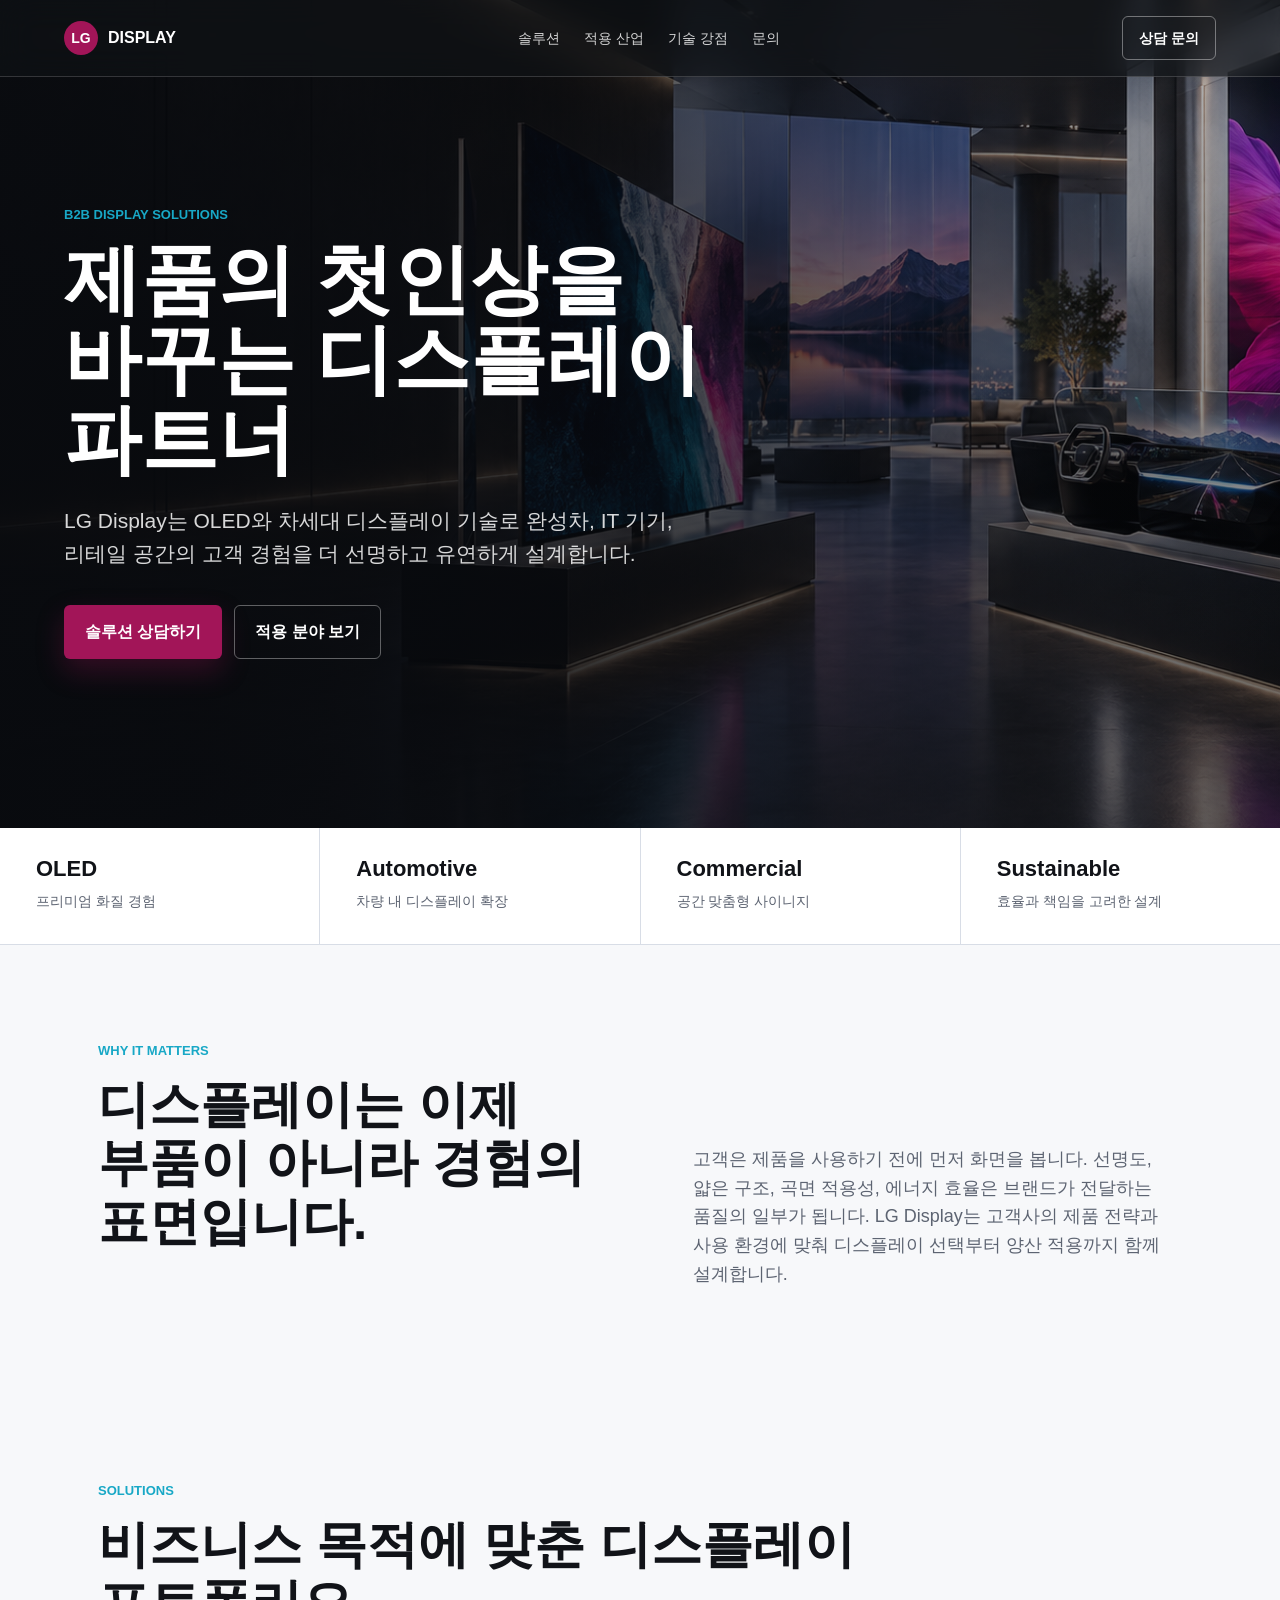
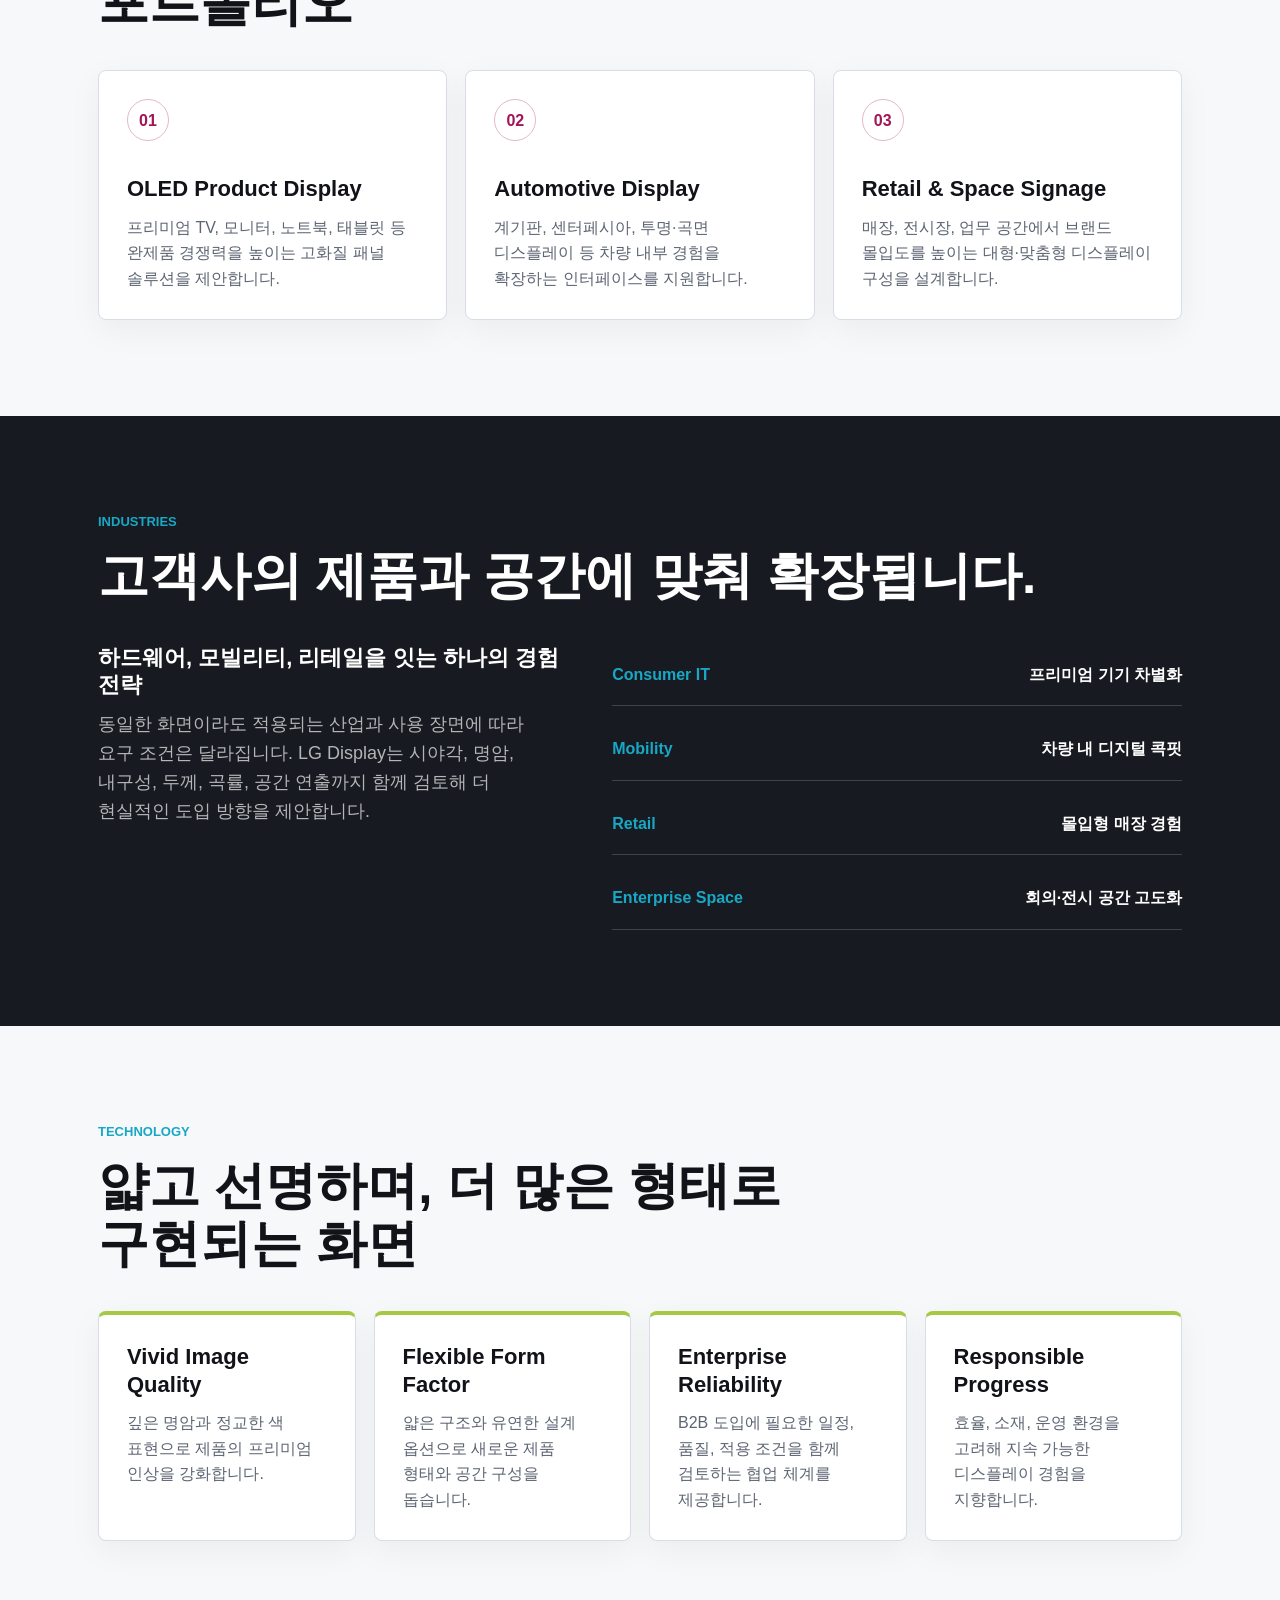
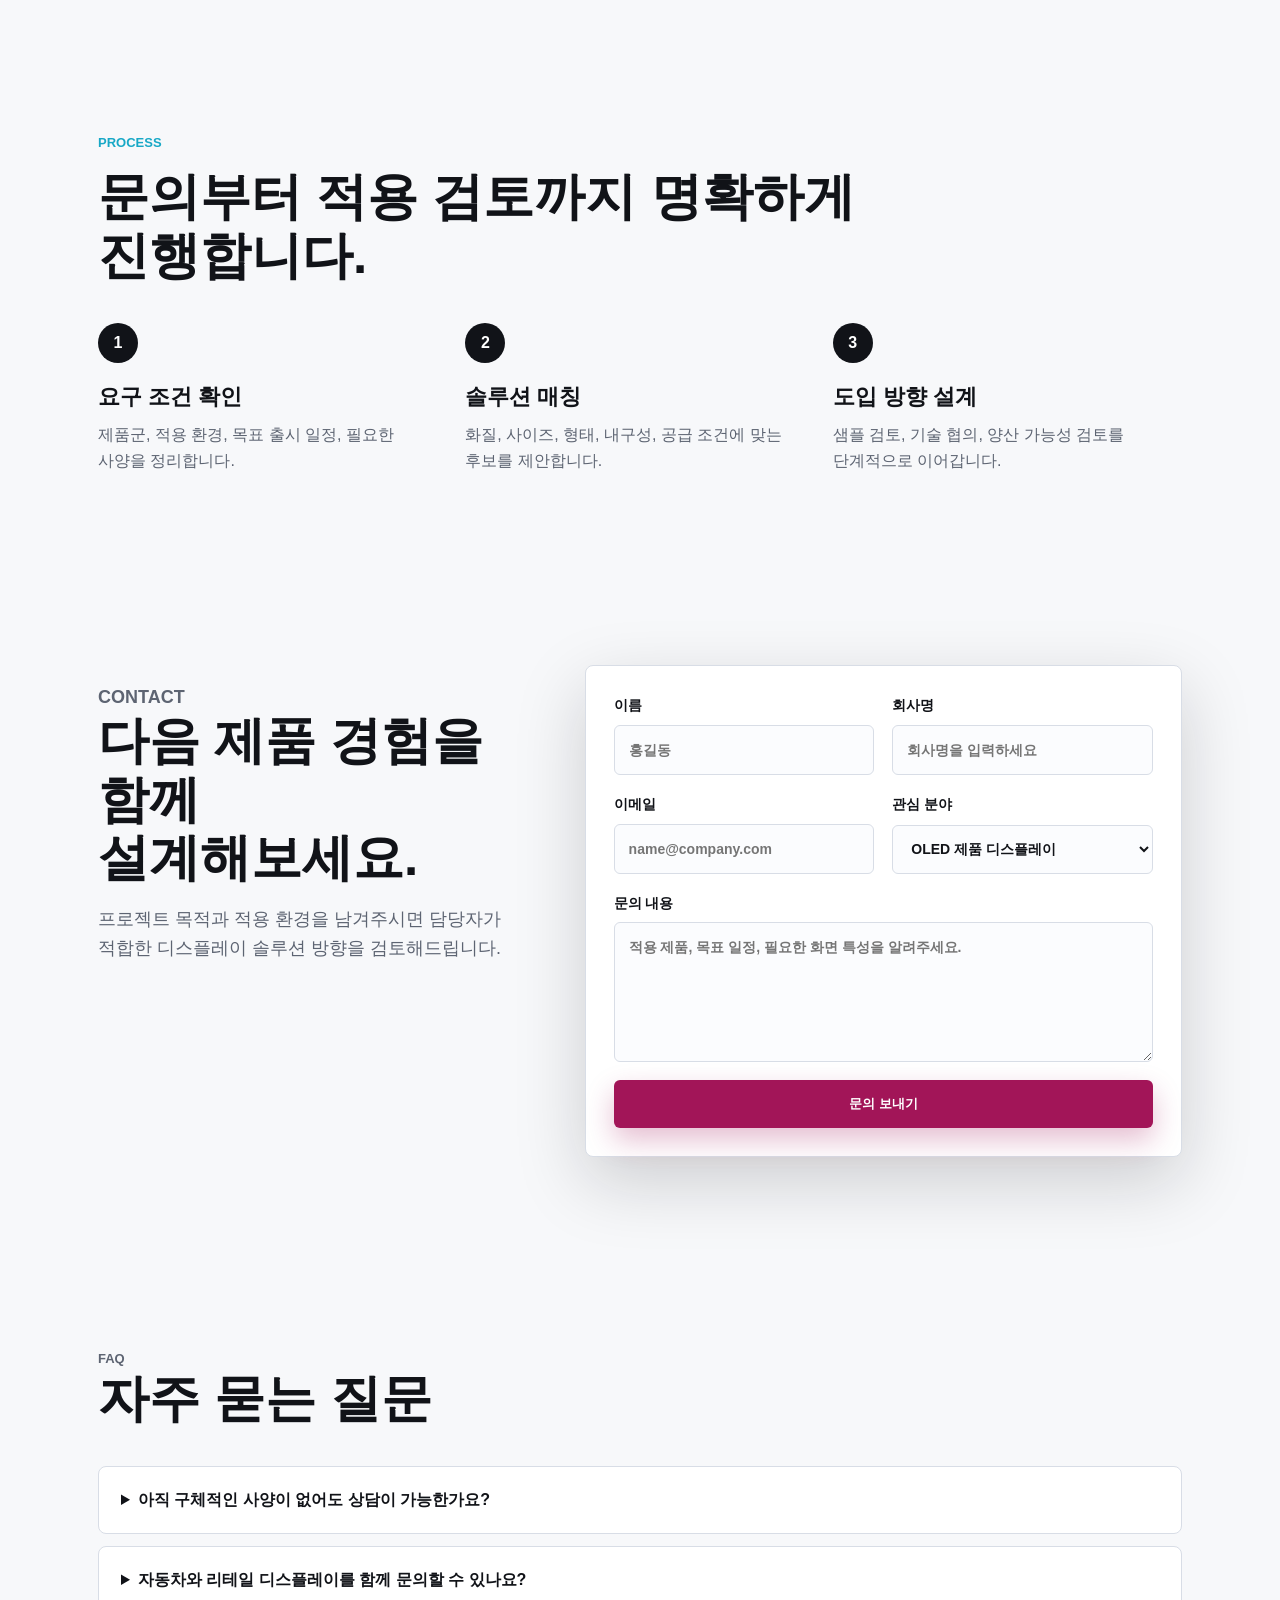
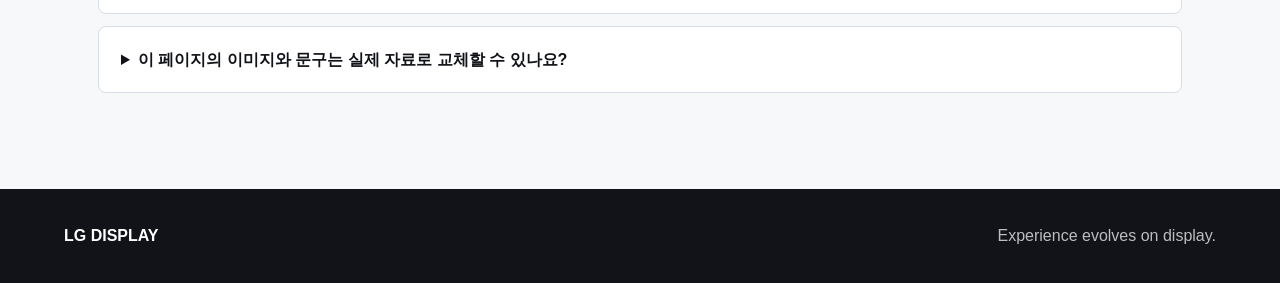
<file: lgdisplay-landing/index.html>
<!DOCTYPE html>
<html lang="ko">
<head>
  <meta charset="UTF-8">
  <meta name="viewport" content="width=device-width, initial-scale=1.0">
  <title>LG Display | Experience Display Partner</title>
  <meta name="description" content="고객사의 제품과 공간 경험을 진화시키는 LG Display의 B2B 디스플레이 솔루션 랜딩 페이지입니다.">
  <link rel="stylesheet" href="styles.css">
</head>
<body>
  <header class="site-header" aria-label="주요 탐색">
    <a class="brand" href="#top" aria-label="LG Display 홈">
      <span class="brand-mark">LG</span>
      <span>DISPLAY</span>
    </a>
    <nav class="nav-links" aria-label="페이지 섹션">
      <a href="#solutions">솔루션</a>
      <a href="#industries">적용 산업</a>
      <a href="#technology">기술 강점</a>
      <a href="#contact">문의</a>
    </nav>
    <a class="header-cta" href="#contact">상담 문의</a>
  </header>

  <main id="top">
    <section class="hero" aria-labelledby="hero-title">
      <img class="hero-image" src="assets/hero-display-showroom.png" alt="차세대 디스플레이 솔루션이 전시된 프리미엄 쇼룸">
      <div class="hero-overlay"></div>
      <div class="hero-content">
        <p class="eyebrow">B2B Display Solutions</p>
        <h1 id="hero-title">제품의 첫인상을 바꾸는 디스플레이 파트너</h1>
        <p class="hero-copy">
          LG Display는 OLED와 차세대 디스플레이 기술로 완성차, IT 기기, 리테일 공간의 고객 경험을 더 선명하고 유연하게 설계합니다.
        </p>
        <div class="hero-actions">
          <a class="button primary" href="#contact">솔루션 상담하기</a>
          <a class="button secondary" href="#solutions">적용 분야 보기</a>
        </div>
      </div>
    </section>

    <section class="trust-band" aria-label="핵심 신뢰 지표">
      <div>
        <strong>OLED</strong>
        <span>프리미엄 화질 경험</span>
      </div>
      <div>
        <strong>Automotive</strong>
        <span>차량 내 디스플레이 확장</span>
      </div>
      <div>
        <strong>Commercial</strong>
        <span>공간 맞춤형 사이니지</span>
      </div>
      <div>
        <strong>Sustainable</strong>
        <span>효율과 책임을 고려한 설계</span>
      </div>
    </section>

    <section class="section intro" aria-labelledby="intro-title">
      <div class="section-heading">
        <p class="eyebrow">Why It Matters</p>
        <h2 id="intro-title">디스플레이는 이제 부품이 아니라 경험의 표면입니다.</h2>
      </div>
      <p>
        고객은 제품을 사용하기 전에 먼저 화면을 봅니다. 선명도, 얇은 구조, 곡면 적용성, 에너지 효율은 브랜드가 전달하는 품질의 일부가 됩니다. LG Display는 고객사의 제품 전략과 사용 환경에 맞춰 디스플레이 선택부터 양산 적용까지 함께 설계합니다.
      </p>
    </section>

    <section class="section" id="solutions" aria-labelledby="solutions-title">
      <div class="section-heading">
        <p class="eyebrow">Solutions</p>
        <h2 id="solutions-title">비즈니스 목적에 맞춘 디스플레이 포트폴리오</h2>
      </div>
      <div class="solution-grid">
        <article class="solution-card">
          <span class="card-icon">01</span>
          <h3>OLED Product Display</h3>
          <p>프리미엄 TV, 모니터, 노트북, 태블릿 등 완제품 경쟁력을 높이는 고화질 패널 솔루션을 제안합니다.</p>
        </article>
        <article class="solution-card">
          <span class="card-icon">02</span>
          <h3>Automotive Display</h3>
          <p>계기판, 센터페시아, 투명·곡면 디스플레이 등 차량 내부 경험을 확장하는 인터페이스를 지원합니다.</p>
        </article>
        <article class="solution-card">
          <span class="card-icon">03</span>
          <h3>Retail & Space Signage</h3>
          <p>매장, 전시장, 업무 공간에서 브랜드 몰입도를 높이는 대형·맞춤형 디스플레이 구성을 설계합니다.</p>
        </article>
      </div>
    </section>

    <section class="section industries" id="industries" aria-labelledby="industries-title">
      <div class="section-heading">
        <p class="eyebrow">Industries</p>
        <h2 id="industries-title">고객사의 제품과 공간에 맞춰 확장됩니다.</h2>
      </div>
      <div class="industry-layout">
        <div class="industry-copy">
          <h3>하드웨어, 모빌리티, 리테일을 잇는 하나의 경험 전략</h3>
          <p>
            동일한 화면이라도 적용되는 산업과 사용 장면에 따라 요구 조건은 달라집니다. LG Display는 시야각, 명암, 내구성, 두께, 곡률, 공간 연출까지 함께 검토해 더 현실적인 도입 방향을 제안합니다.
          </p>
        </div>
        <ul class="industry-list">
          <li><span>Consumer IT</span><strong>프리미엄 기기 차별화</strong></li>
          <li><span>Mobility</span><strong>차량 내 디지털 콕핏</strong></li>
          <li><span>Retail</span><strong>몰입형 매장 경험</strong></li>
          <li><span>Enterprise Space</span><strong>회의·전시 공간 고도화</strong></li>
        </ul>
      </div>
    </section>

    <section class="section technology" id="technology" aria-labelledby="technology-title">
      <div class="section-heading">
        <p class="eyebrow">Technology</p>
        <h2 id="technology-title">얇고 선명하며, 더 많은 형태로 구현되는 화면</h2>
      </div>
      <div class="tech-grid">
        <article>
          <h3>Vivid Image Quality</h3>
          <p>깊은 명암과 정교한 색 표현으로 제품의 프리미엄 인상을 강화합니다.</p>
        </article>
        <article>
          <h3>Flexible Form Factor</h3>
          <p>얇은 구조와 유연한 설계 옵션으로 새로운 제품 형태와 공간 구성을 돕습니다.</p>
        </article>
        <article>
          <h3>Enterprise Reliability</h3>
          <p>B2B 도입에 필요한 일정, 품질, 적용 조건을 함께 검토하는 협업 체계를 제공합니다.</p>
        </article>
        <article>
          <h3>Responsible Progress</h3>
          <p>효율, 소재, 운영 환경을 고려해 지속 가능한 디스플레이 경험을 지향합니다.</p>
        </article>
      </div>
    </section>

    <section class="section process" aria-labelledby="process-title">
      <div class="section-heading">
        <p class="eyebrow">Process</p>
        <h2 id="process-title">문의부터 적용 검토까지 명확하게 진행합니다.</h2>
      </div>
      <ol class="process-list">
        <li>
          <span>1</span>
          <h3>요구 조건 확인</h3>
          <p>제품군, 적용 환경, 목표 출시 일정, 필요한 사양을 정리합니다.</p>
        </li>
        <li>
          <span>2</span>
          <h3>솔루션 매칭</h3>
          <p>화질, 사이즈, 형태, 내구성, 공급 조건에 맞는 후보를 제안합니다.</p>
        </li>
        <li>
          <span>3</span>
          <h3>도입 방향 설계</h3>
          <p>샘플 검토, 기술 협의, 양산 가능성 검토를 단계적으로 이어갑니다.</p>
        </li>
      </ol>
    </section>

    <section class="section contact-section" id="contact" aria-labelledby="contact-title">
      <div class="contact-copy">
        <p class="eyebrow">Contact</p>
        <h2 id="contact-title">다음 제품 경험을 함께 설계해보세요.</h2>
        <p>프로젝트 목적과 적용 환경을 남겨주시면 담당자가 적합한 디스플레이 솔루션 방향을 검토해드립니다.</p>
      </div>
      <form class="contact-form" aria-label="솔루션 상담 문의">
        <label>
          이름
          <input type="text" name="name" placeholder="홍길동" autocomplete="name">
        </label>
        <label>
          회사명
          <input type="text" name="company" placeholder="회사명을 입력하세요" autocomplete="organization">
        </label>
        <label>
          이메일
          <input type="email" name="email" placeholder="name@company.com" autocomplete="email">
        </label>
        <label>
          관심 분야
          <select name="interest">
            <option>OLED 제품 디스플레이</option>
            <option>Automotive Display</option>
            <option>Retail & Space Signage</option>
            <option>기타 B2B 협업</option>
          </select>
        </label>
        <label class="full">
          문의 내용
          <textarea name="message" rows="5" placeholder="적용 제품, 목표 일정, 필요한 화면 특성을 알려주세요."></textarea>
        </label>
        <button class="button primary full" type="submit">문의 보내기</button>
      </form>
    </section>

    <section class="section faq" aria-labelledby="faq-title">
      <div class="section-heading">
        <p class="eyebrow">FAQ</p>
        <h2 id="faq-title">자주 묻는 질문</h2>
      </div>
      <div class="faq-list">
        <details>
          <summary>아직 구체적인 사양이 없어도 상담이 가능한가요?</summary>
          <p>가능합니다. 적용 산업, 제품 콘셉트, 예상 사용 환경만 있어도 초기 방향을 함께 정리할 수 있습니다.</p>
        </details>
        <details>
          <summary>자동차와 리테일 디스플레이를 함께 문의할 수 있나요?</summary>
          <p>가능합니다. 산업별 요구 조건이 다르므로 문의 시 각 적용 장면을 나누어 남겨주시면 검토가 수월합니다.</p>
        </details>
        <details>
          <summary>이 페이지의 이미지와 문구는 실제 자료로 교체할 수 있나요?</summary>
          <p>네. 실제 로고, 제품 이미지, 공식 수치, 승인된 브랜드 문구가 준비되면 같은 구조 안에서 바로 반영할 수 있습니다.</p>
        </details>
      </div>
    </section>
  </main>

  <footer class="site-footer">
    <span>LG DISPLAY</span>
    <p>Experience evolves on display.</p>
  </footer>
</body>
</html>
</file>
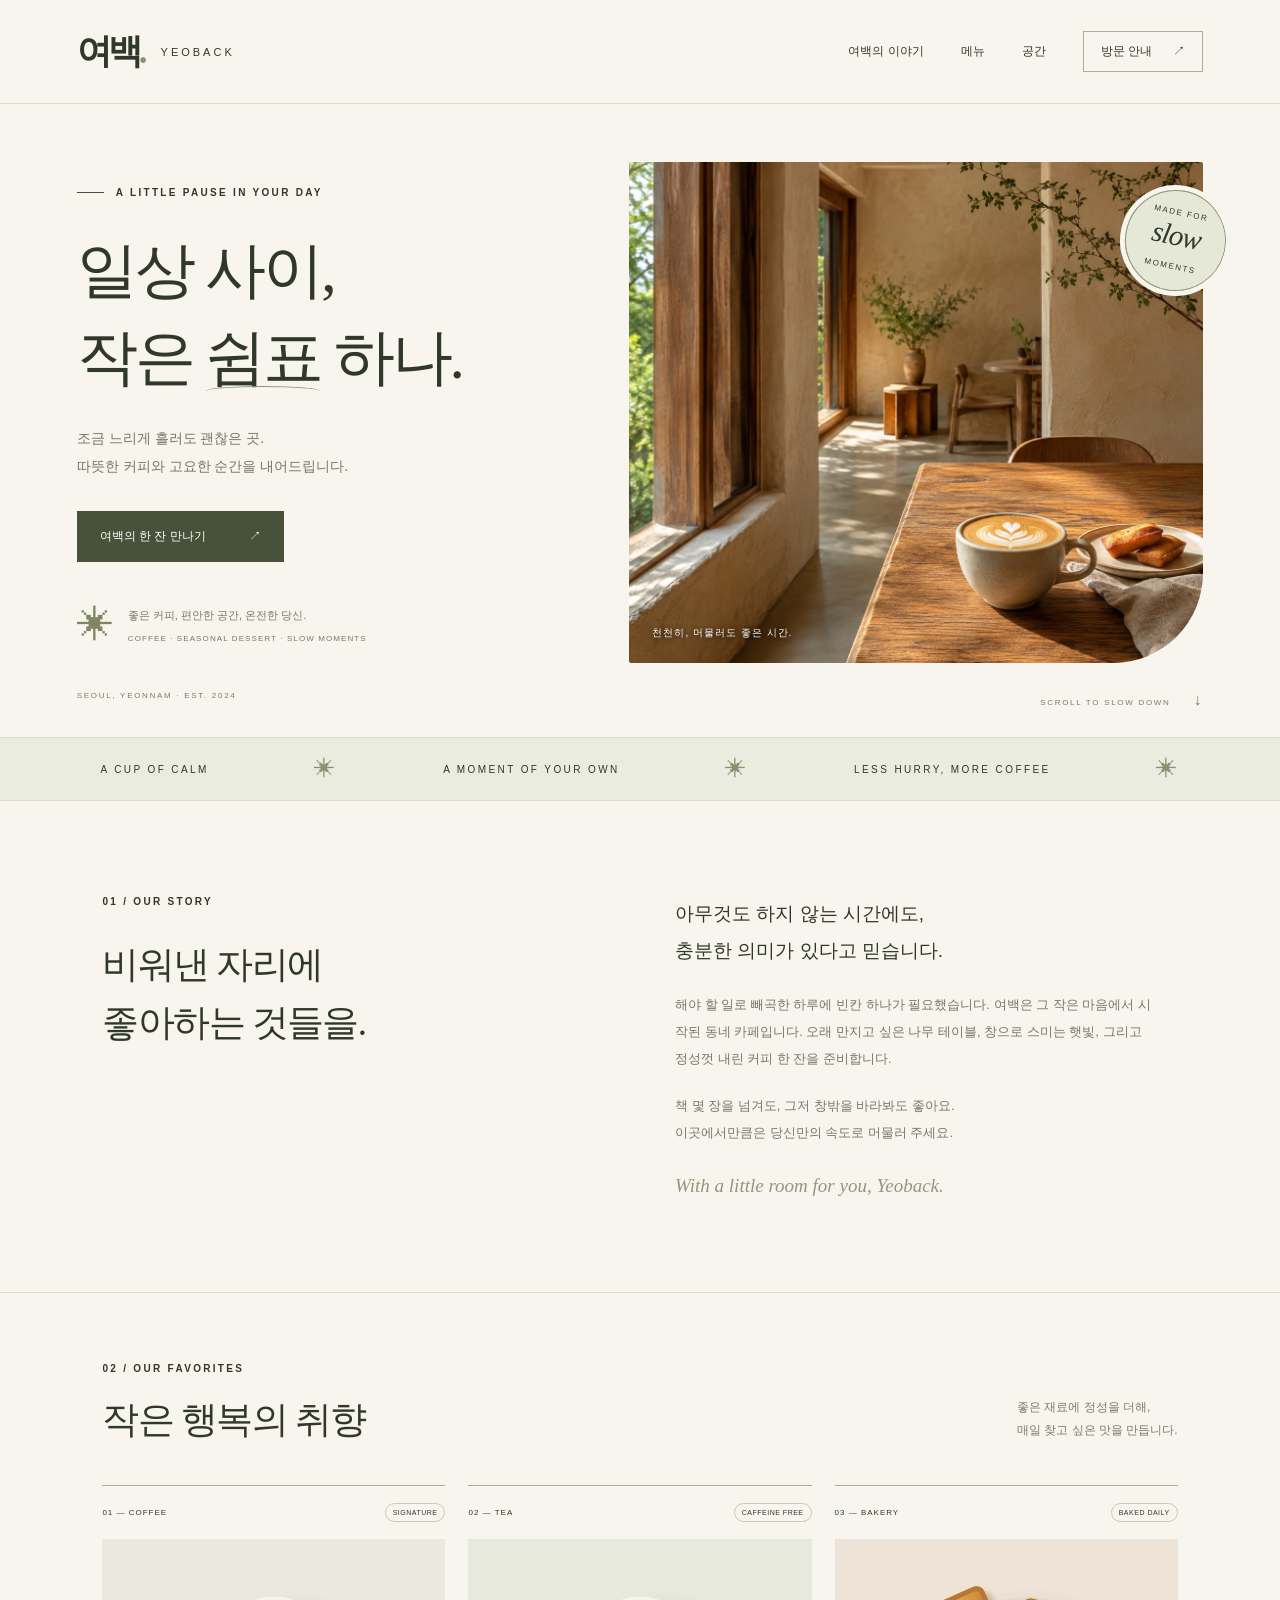
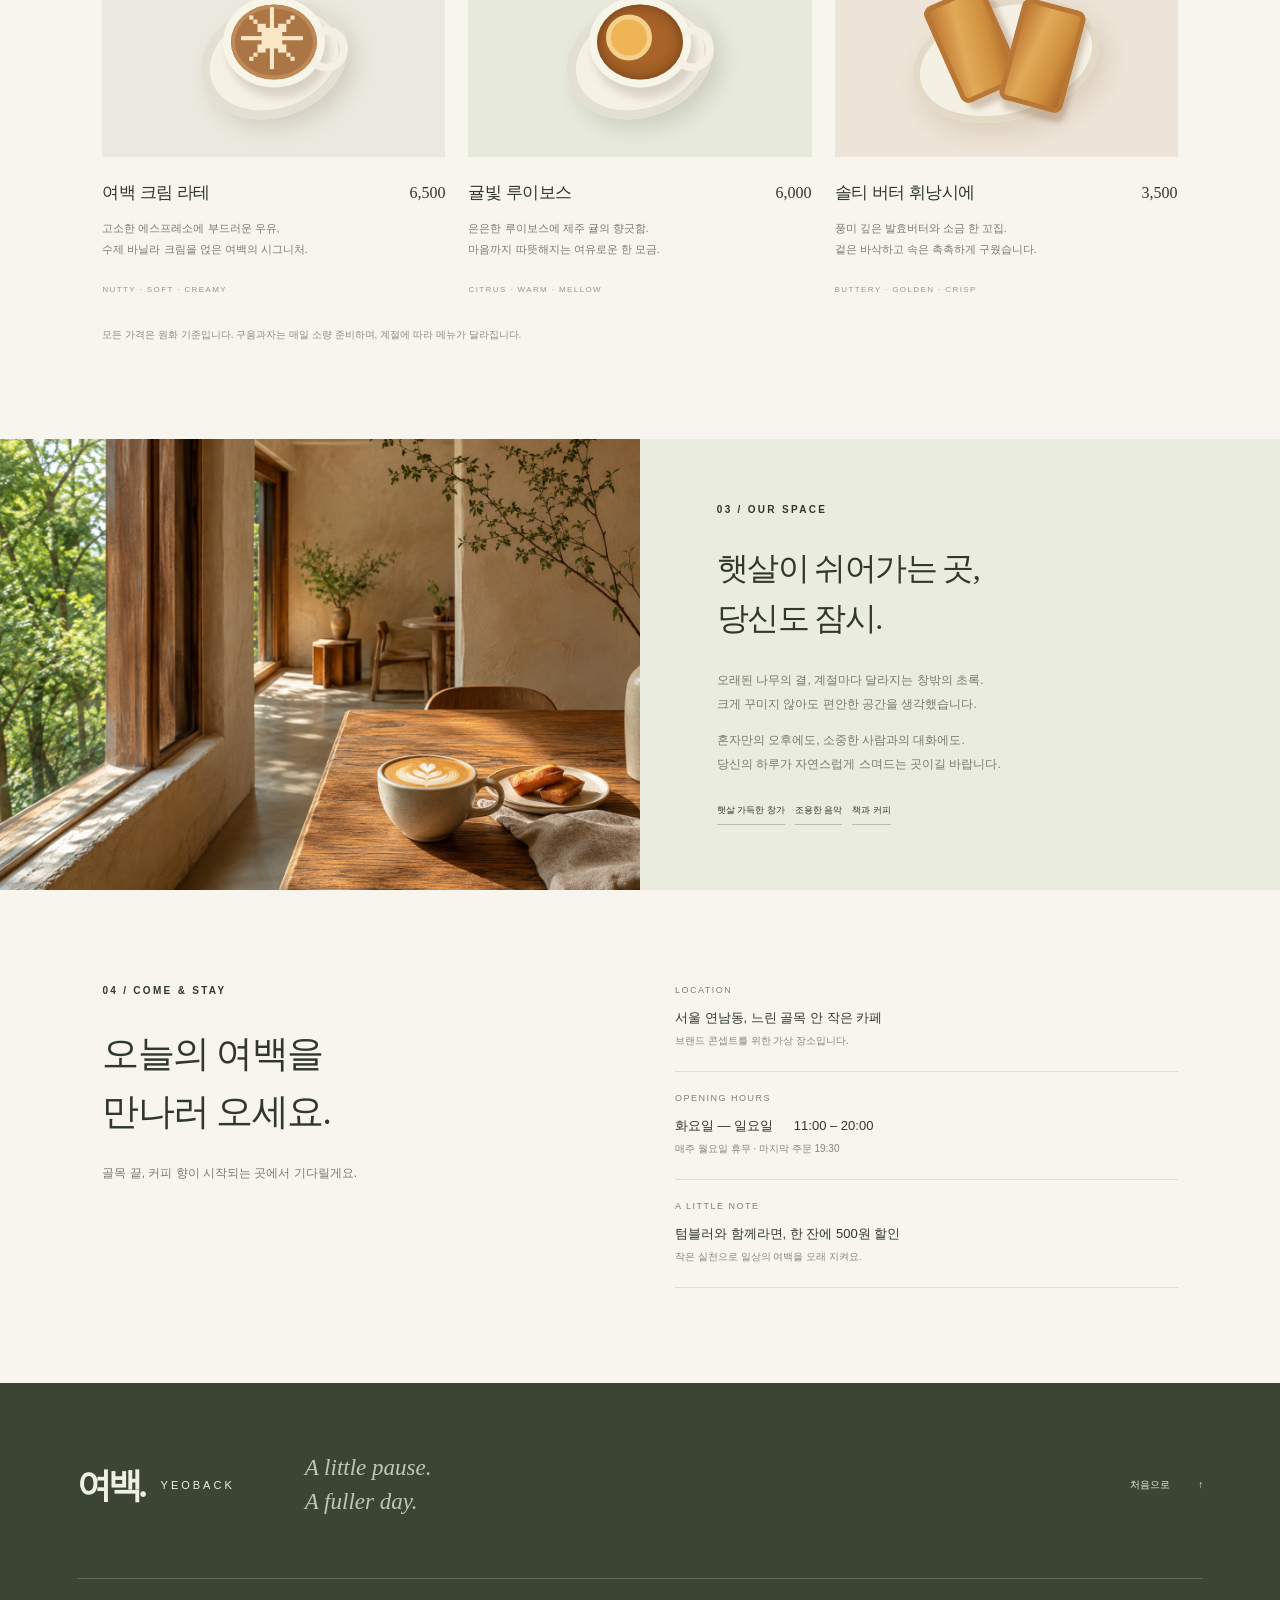
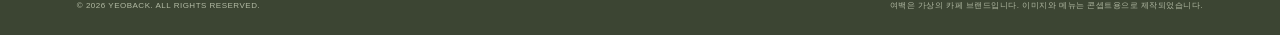
<file: yeoback-cafe/index.html>
<!DOCTYPE html>
<html lang="ko">
  <head>
    <meta charset="UTF-8">
    <meta name="viewport" content="width=device-width, initial-scale=1.0">
    <meta name="theme-color" content="#424a35">
    <meta name="description" content="바쁜 일상에 작은 쉼표를. 한 잔의 커피와 계절의 온기를 담은 가상의 카페, 여백입니다.">
    <title>여백 YEOBACK — 일상 사이, 작은 쉼표!!</title>
    <link rel="stylesheet" href="styles.css">
  </head>

  <body>


    <a class="skip-link" href="#main">본문으로 바로가기</a>

    <header class="header" id="top">
      <a class="brand" href="#top" aria-label="여백 홈">
        <span class="brand-ko">여백<span class="brand-dot">.</span></span>
        <span class="brand-en">YEOBACK</span>
      </a>
      <nav aria-label="주요 메뉴">
        <a href="#story">여백의 이야기</a>
        <a href="#menu">메뉴</a>
        <a href="#space">공간</a>
        <a class="nav-visit" href="#visit">방문 안내 <span aria-hidden="true">↗</span></a>
      </nav>
    </header>

    <main id="main">
      <section class="hero" aria-labelledby="hero-title">
        <div class="hero-copy">
          <p class="eyebrow"><span class="tiny-line"></span> A LITTLE PAUSE IN YOUR DAY</p>
          <h1 id="hero-title">일상 사이,<br>작은 <span class="serif-accent">쉼표</span> 하나.</h1>
          <p class="hero-description">조금 느리게 흘러도 괜찮은 곳.<br>따뜻한 커피와 고요한 순간을 내어드립니다.</p>
          <a class="button" href="#menu">여백의 한 잔 만나기 <span aria-hidden="true">↗</span></a>
          <div class="hero-note">
            <span class="sun" aria-hidden="true">✳</span>
            <p>좋은 커피, 편안한 공간, 온전한 당신.<br><span>COFFEE · SEASONAL DESSERT · SLOW MOMENTS</span></p>
          </div>
        </div>
        <div class="hero-visual">
          <img
            src="assets/cafe.png"
            alt="초록 나무가 보이는 창가, 햇살이 내려앉은 나무 테이블 위 라테와 구움과자"
            width="1536"
            height="1024"
            fetchpriority="high"
          >
          <div class="image-tag">천천히, 머물러도 좋은 시간.</div>
          <div class="round-stamp" aria-hidden="true">MADE FOR<br><span>slow</span><br>MOMENTS</div>
        </div>
        <div class="hero-bottom">
          <span>SEOUL, YEONNAM · EST. 2024</span>
          <a href="#story">SCROLL TO SLOW DOWN <span aria-hidden="true">↓</span></a>
        </div>
      </section>
      <div class="ribbon" aria-hidden="true">
        <span>A CUP OF CALM</span>
        <i>✳</i>
        <span>A MOMENT OF YOUR OWN</span>
        <i>✳</i>
        <span>LESS HURRY, MORE COFFEE</span>
        <i>✳</i>
      </div>

      <section class="story section" id="story" aria-labelledby="story-title">
        <div>
          <p class="eyebrow">01 / OUR STORY</p>
          <h2 id="story-title">비워낸 자리에<br>좋아하는 것들을.</h2>
        </div>
        <div class="story-copy">
          <p class="lead">아무것도 하지 않는 시간에도,<br>충분한 의미가 있다고 믿습니다.</p>
          <p>해야 할 일로 빼곡한 하루에 빈칸 하나가 필요했습니다. 여백은 그 작은 마음에서 시작된 동네 카페입니다. 오래 만지고 싶은 나무 테이블, 창으로 스미는 햇빛, 그리고 정성껏 내린 커피 한 잔을 준비합니다.</p>
          <p>책 몇 장을 넘겨도, 그저 창밖을 바라봐도 좋아요.<br>이곳에서만큼은 당신만의 속도로 머물러 주세요.</p>
          <span class="signature">With a little room for you, Yeoback.</span>
        </div>
      </section>

      <section class="menu section" id="menu" aria-labelledby="menu-title">
        <div class="section-heading">
          <div>
            <p class="eyebrow">02 / OUR FAVORITES</p>
            <h2 id="menu-title">작은 행복의 취향</h2>
          </div>
          <p>좋은 재료에 정성을 더해,<br>매일 찾고 싶은 맛을 만듭니다.</p>
        </div>
        <div class="menu-grid">
          <article class="menu-card">
            <div class="menu-top">
              <span>01 — COFFEE</span>
              <span class="badge">SIGNATURE</span>
            </div>
            <div class="menu-art coffee" aria-hidden="true">
              <div class="saucer"></div>
              <div class="cup">
                <div class="foam">✳</div>
              </div>
            </div>
            <div class="menu-name">
              <h3>여백 크림 라테</h3>
              <span>6,500</span>
            </div>
            <p>고소한 에스프레소에 부드러운 우유,<br>수제 바닐라 크림을 얹은 여백의 시그니처.</p>
            <span class="taste">NUTTY · SOFT · CREAMY</span>
          </article>

          <article class="menu-card">
            <div class="menu-top">
              <span>02 — TEA</span>
              <span class="badge">CAFFEINE FREE</span>
            </div>
            <div class="menu-art tea" aria-hidden="true">
              <div class="saucer"></div>
              <div class="cup">
                <div class="tea-surface">
                  <span></span>
                </div>
              </div>
            </div>
            <div class="menu-name">
              <h3>귤빛 루이보스</h3>
              <span>6,000</span>
            </div>
            <p>은은한 루이보스에 제주 귤의 향긋함.<br>마음까지 따뜻해지는 여유로운 한 모금.</p>
            <span class="taste">CITRUS · WARM · MELLOW</span>
          </article>

          <article class="menu-card">
            <div class="menu-top">
              <span>03 — BAKERY</span>
              <span class="badge">BAKED DAILY</span>
            </div>
            <div class="menu-art bakery" aria-hidden="true">
              <div class="plate"></div>
              <div class="cake cake-one"></div>
              <div class="cake cake-two"></div>
            </div>
            <div class="menu-name">
              <h3>솔티 버터 휘낭시에</h3>
              <span>3,500</span>
            </div>
            <p>풍미 깊은 발효버터와 소금 한 꼬집.<br>겉은 바삭하고 속은 촉촉하게 구웠습니다.</p>
            <span class="taste">BUTTERY · GOLDEN · CRISP</span>
          </article>
        </div>
        <p class="menu-footnote">모든 가격은 원화 기준입니다. 구움과자는 매일 소량 준비하며, 계절에 따라 메뉴가 달라집니다.</p>
      </section>

      <section class="space" id="space" aria-labelledby="space-title">
        <div class="space-image">
          <img src="assets/cafe.png" alt="부드러운 햇살과 나무의 온기가 어우러진 여백의 창가 자리" width="1536" height="1024" loading="lazy">
        </div>
        <div class="space-copy">
          <p class="eyebrow">03 / OUR SPACE</p>
          <h2 id="space-title">햇살이 쉬어가는 곳,<br>당신도 잠시.</h2>
          <p>오래된 나무의 결, 계절마다 달라지는 창밖의 초록.<br>크게 꾸미지 않아도 편안한 공간을 생각했습니다.</p>
          <p>혼자만의 오후에도, 소중한 사람과의 대화에도.<br>당신의 하루가 자연스럽게 스며드는 곳이길 바랍니다.</p>
          <div class="space-tags">
            <span>햇살 가득한 창가</span>
            <span>조용한 음악</span>
            <span>책과 커피</span>
          </div>
        </div>
      </section>

      <section class="visit section" id="visit" aria-labelledby="visit-title">
        <div>
          <p class="eyebrow">04 / COME & STAY</p>
          <h2 id="visit-title">오늘의 여백을<br>만나러 오세요.</h2>
          <p class="visit-note">골목 끝, 커피 향이 시작되는 곳에서 기다릴게요.</p>
        </div>
        <dl class="visit-details">
          <div>
            <dt>LOCATION</dt>
            <dd>서울 연남동, 느린 골목 안 작은 카페<span>브랜드 콘셉트를 위한 가상 장소입니다.</span></dd>
          </div>
          <div>
            <dt>OPENING HOURS</dt>
            <dd>화요일 — 일요일 <span class="hours">11:00 – 20:00</span><span>매주 월요일 휴무 · 마지막 주문 19:30</span></dd>
          </div>
          <div>
            <dt>A LITTLE NOTE</dt>
            <dd>텀블러와 함께라면, 한 잔에 500원 할인<span>작은 실천으로 일상의 여백을 오래 지켜요.</span></dd>
          </div>
        </dl>
      </section>
    </main>

    <footer>
      <div class="footer-top">
        <a class="brand" href="#top">
          <span class="brand-ko">여백.</span>
          <span class="brand-en">YEOBACK</span>
        </a>
        <p>A little pause.<br>A fuller day.</p>
        <a class="back-top" href="#top">처음으로 <span aria-hidden="true">↑</span></a>
      </div>
      <div class="footer-bottom">
        <span>© 2026 YEOBACK. ALL RIGHTS RESERVED.</span>
        <span>여백은 가상의 카페 브랜드입니다. 이미지와 메뉴는 콘셉트용으로 제작되었습니다.</span>
      </div>
    </footer>
  </body>
</html>
</file>
<file: lgdisplay-landing/styles.css>
:root {
  --ink: #111318;
  --muted: #5d6472;
  --line: #d8dde6;
  --paper: #f7f8fa;
  --white: #ffffff;
  --graphite: #171a20;
  --magenta: #a21558;
  --cyan: #18a8c6;
  --lime: #a6c943;
  --shadow: 0 24px 70px rgba(17, 19, 24, 0.18);
}

* {
  box-sizing: border-box;
}

html {
  scroll-behavior: smooth;
}

body {
  margin: 0;
  color: var(--ink);
  background: var(--paper);
  font-family: Arial, "Noto Sans KR", sans-serif;
  line-height: 1.6;
}

a {
  color: inherit;
  text-decoration: none;
}

.site-header {
  position: fixed;
  top: 0;
  left: 0;
  right: 0;
  z-index: 20;
  display: flex;
  align-items: center;
  justify-content: space-between;
  gap: 24px;
  min-height: 72px;
  padding: 16px clamp(20px, 5vw, 64px);
  color: var(--white);
  background: rgba(17, 19, 24, 0.58);
  border-bottom: 1px solid rgba(255, 255, 255, 0.16);
  backdrop-filter: blur(16px);
}

.brand {
  display: inline-flex;
  align-items: center;
  gap: 10px;
  font-weight: 800;
  letter-spacing: 0;
  white-space: nowrap;
}

.brand-mark {
  display: inline-grid;
  place-items: center;
  width: 34px;
  height: 34px;
  border-radius: 50%;
  background: var(--magenta);
  color: var(--white);
  font-size: 14px;
}

.nav-links {
  display: flex;
  align-items: center;
  gap: 24px;
  color: rgba(255, 255, 255, 0.82);
  font-size: 14px;
}

.nav-links a,
.header-cta {
  transition: color 180ms ease, border-color 180ms ease, background 180ms ease;
}

.nav-links a:hover {
  color: var(--white);
}

.header-cta {
  padding: 10px 16px;
  border: 1px solid rgba(255, 255, 255, 0.38);
  border-radius: 6px;
  font-size: 14px;
  font-weight: 700;
}

.header-cta:hover {
  background: var(--white);
  color: var(--ink);
}

.hero {
  position: relative;
  display: grid;
  align-items: center;
  min-height: 92vh;
  padding: 120px clamp(20px, 5vw, 72px) 84px;
  overflow: hidden;
  color: var(--white);
}

.hero-image,
.hero-overlay {
  position: absolute;
  inset: 0;
  width: 100%;
  height: 100%;
}

.hero-image {
  object-fit: cover;
  object-position: center;
}

.hero-overlay {
  background:
    linear-gradient(90deg, rgba(8, 10, 14, 0.92) 0%, rgba(8, 10, 14, 0.76) 35%, rgba(8, 10, 14, 0.16) 100%),
    linear-gradient(0deg, rgba(8, 10, 14, 0.55), rgba(8, 10, 14, 0.1));
}

.hero-content {
  position: relative;
  max-width: 760px;
}

.eyebrow {
  margin: 0 0 14px;
  color: var(--cyan);
  font-size: 13px;
  font-weight: 800;
  text-transform: uppercase;
}

h1,
h2,
h3,
p {
  word-break: keep-all;
}

h1 {
  max-width: 720px;
  margin: 0;
  font-size: clamp(44px, 6vw, 82px);
  line-height: 1.04;
  letter-spacing: 0;
}

.hero-copy {
  max-width: 610px;
  margin: 24px 0 0;
  color: rgba(255, 255, 255, 0.84);
  font-size: clamp(17px, 2vw, 21px);
}

.hero-actions {
  display: flex;
  flex-wrap: wrap;
  gap: 12px;
  margin-top: 34px;
}

.button {
  display: inline-flex;
  align-items: center;
  justify-content: center;
  min-height: 48px;
  padding: 13px 20px;
  border: 1px solid transparent;
  border-radius: 6px;
  font-weight: 800;
  cursor: pointer;
}

.button.primary {
  background: var(--magenta);
  color: var(--white);
  box-shadow: 0 12px 28px rgba(162, 21, 88, 0.28);
}

.button.primary:hover {
  background: #bd216c;
}

.button.secondary {
  color: var(--white);
  border-color: rgba(255, 255, 255, 0.35);
}

.button.secondary:hover {
  background: rgba(255, 255, 255, 0.12);
}

.trust-band {
  display: grid;
  grid-template-columns: repeat(4, 1fr);
  gap: 1px;
  background: var(--line);
  border-bottom: 1px solid var(--line);
}

.trust-band div {
  min-height: 116px;
  padding: 28px clamp(18px, 3vw, 36px);
  background: var(--white);
}

.trust-band strong {
  display: block;
  font-size: 22px;
  line-height: 1.2;
}

.trust-band span {
  display: block;
  margin-top: 8px;
  color: var(--muted);
  font-size: 14px;
}

.section {
  max-width: 1180px;
  margin: 0 auto;
  padding: 96px clamp(20px, 5vw, 48px);
}

.section-heading {
  max-width: 760px;
  margin-bottom: 38px;
}

.section-heading h2,
.contact-copy h2 {
  margin: 0;
  font-size: clamp(30px, 4vw, 52px);
  line-height: 1.14;
  letter-spacing: 0;
}

.intro {
  display: grid;
  grid-template-columns: minmax(0, 1.05fr) minmax(280px, 0.95fr);
  gap: 54px;
  align-items: end;
}

.intro > p,
.industry-copy p,
.contact-copy p {
  margin: 0;
  color: var(--muted);
  font-size: 18px;
}

.solution-grid,
.tech-grid {
  display: grid;
  grid-template-columns: repeat(3, 1fr);
  gap: 18px;
}

.solution-card,
.tech-grid article {
  min-height: 250px;
  padding: 28px;
  background: var(--white);
  border: 1px solid var(--line);
  border-radius: 8px;
  box-shadow: 0 10px 34px rgba(17, 19, 24, 0.05);
}

.card-icon {
  display: inline-flex;
  align-items: center;
  justify-content: center;
  width: 42px;
  height: 42px;
  margin-bottom: 34px;
  color: var(--magenta);
  border: 1px solid rgba(162, 21, 88, 0.3);
  border-radius: 50%;
  font-weight: 800;
}

.solution-card h3,
.tech-grid h3,
.industry-copy h3,
.process-list h3 {
  margin: 0 0 12px;
  font-size: 22px;
  line-height: 1.24;
}

.solution-card p,
.tech-grid p,
.process-list p,
.faq p {
  margin: 0;
  color: var(--muted);
}

.industries {
  max-width: none;
  background: var(--graphite);
  color: var(--white);
}

.industries .section-heading,
.industry-layout {
  max-width: 1084px;
  margin-left: auto;
  margin-right: auto;
}

.industry-layout {
  display: grid;
  grid-template-columns: 0.9fr 1.1fr;
  gap: 48px;
}

.industry-copy p {
  color: rgba(255, 255, 255, 0.68);
}

.industry-list {
  display: grid;
  gap: 12px;
  margin: 0;
  padding: 0;
  list-style: none;
}

.industry-list li {
  display: flex;
  justify-content: space-between;
  gap: 18px;
  padding: 18px 0;
  border-bottom: 1px solid rgba(255, 255, 255, 0.18);
}

.industry-list span {
  color: var(--cyan);
  font-weight: 800;
}

.industry-list strong {
  text-align: right;
}

.tech-grid {
  grid-template-columns: repeat(4, 1fr);
}

.tech-grid article {
  min-height: 210px;
  border-top: 4px solid var(--lime);
}

.process-list {
  display: grid;
  grid-template-columns: repeat(3, 1fr);
  gap: 18px;
  margin: 0;
  padding: 0;
  list-style: none;
}

.process-list li {
  padding: 0 8px 0 0;
}

.process-list span {
  display: inline-grid;
  place-items: center;
  width: 40px;
  height: 40px;
  margin-bottom: 20px;
  color: var(--white);
  background: var(--ink);
  border-radius: 50%;
  font-weight: 800;
}

.contact-section {
  display: grid;
  grid-template-columns: minmax(260px, 0.84fr) minmax(320px, 1.16fr);
  gap: 54px;
  align-items: start;
}

.contact-copy {
  position: sticky;
  top: 110px;
}

.contact-copy p {
  margin-top: 18px;
}

.contact-form {
  display: grid;
  grid-template-columns: repeat(2, 1fr);
  gap: 18px;
  padding: 28px;
  background: var(--white);
  border: 1px solid var(--line);
  border-radius: 8px;
  box-shadow: var(--shadow);
}

label {
  display: grid;
  gap: 8px;
  color: var(--ink);
  font-size: 14px;
  font-weight: 800;
}

input,
select,
textarea {
  width: 100%;
  min-height: 48px;
  padding: 13px 14px;
  color: var(--ink);
  background: #fbfcfe;
  border: 1px solid var(--line);
  border-radius: 6px;
  font: inherit;
}

textarea {
  resize: vertical;
}

input:focus,
select:focus,
textarea:focus {
  outline: 3px solid rgba(24, 168, 198, 0.22);
  border-color: var(--cyan);
}

.full {
  grid-column: 1 / -1;
}

.faq-list {
  display: grid;
  gap: 12px;
}

details {
  background: var(--white);
  border: 1px solid var(--line);
  border-radius: 8px;
  padding: 20px 22px;
}

summary {
  cursor: pointer;
  font-weight: 800;
}

details p {
  padding-top: 12px;
}

.site-footer {
  display: flex;
  justify-content: space-between;
  gap: 20px;
  padding: 34px clamp(20px, 5vw, 64px);
  color: rgba(255, 255, 255, 0.72);
  background: var(--ink);
}

.site-footer span {
  color: var(--white);
  font-weight: 800;
}

.site-footer p {
  margin: 0;
}

@media (max-width: 980px) {
  .nav-links {
    display: none;
  }

  .trust-band,
  .solution-grid,
  .tech-grid,
  .process-list {
    grid-template-columns: repeat(2, 1fr);
  }

  .intro,
  .industry-layout,
  .contact-section {
    grid-template-columns: 1fr;
  }

  .contact-copy {
    position: static;
  }
}

@media (max-width: 640px) {
  .site-header {
    min-height: 64px;
    padding: 14px 18px;
  }

  .header-cta {
    display: none;
  }

  .hero {
    min-height: 88vh;
    padding: 104px 20px 64px;
  }

  .hero-overlay {
    background:
      linear-gradient(90deg, rgba(8, 10, 14, 0.95), rgba(8, 10, 14, 0.58)),
      linear-gradient(0deg, rgba(8, 10, 14, 0.62), rgba(8, 10, 14, 0.12));
  }

  h1 {
    font-size: 42px;
  }

  .button,
  .hero-actions {
    width: 100%;
  }

  .trust-band,
  .solution-grid,
  .tech-grid,
  .process-list,
  .contact-form {
    grid-template-columns: 1fr;
  }

  .section {
    padding-top: 72px;
    padding-bottom: 72px;
  }

  .industry-list li,
  .site-footer {
    display: grid;
    gap: 6px;
  }

  .industry-list strong {
    text-align: left;
  }
}
</file>
<file: yeoback-cafe/styles.css>
@charset "UTF-8";

:root {
  --paper: #f7f5ee;
  --ink: #30382b;
  --olive: #48513a;
  --muted: #7a7c70;
  --line: #ddded2;
  --serif: Georgia, "Batang", "바탕", serif;
}



* {
  box-sizing: border-box;
}

html {
  scroll-behavior: smooth;
  scroll-padding-top: 32px;
}

body {
  margin: 0;
  background: var(--paper);
  color: var(--ink);
  font-family: "Pretendard", "Noto Sans KR", "Malgun Gothic", sans-serif;
  -webkit-font-smoothing: antialiased;
}

a {
  color: inherit;
  text-decoration: none;
}

button,
a {
  -webkit-tap-highlight-color: transparent;
}

a:focus-visible {
  outline: 2px solid #93643a;
  outline-offset: 6px;
}

::selection {
  background: #dbe0ca;
}

img {
  display: block;
  width: 100%;
  height: 100%;
  object-fit: cover;
}

.skip-link {
  position: fixed;
  top: -70px;
  left: 16px;
  padding: 12px;
  background: var(--ink);
  color: white;
  z-index: 10;
}

.skip-link:focus {
  top: 12px;
}

.header {
  max-width: 1440px;
  margin: auto;
  padding: 28px 6%;
  display: flex;
  align-items: center;
  justify-content: space-between;
  border-bottom: 1px solid var(--line);
}

.brand {
  display: flex;
  align-items: center;
  gap: 13px;
}

.brand-ko {
  font-family: var(--serif);
  font-size: 35px;
  font-weight: 700;
  letter-spacing: -4px;
}

.brand-dot {
  color: #8b916f;
}

.brand-en {
  font-size: 11px;
  letter-spacing: 3px;
  margin-left: 4px;
}

.header nav {
  display: flex;
  align-items: center;
  gap: 37px;
  font-size: 12px;
}

.header nav a {
  transition: color .2s;
}

.header nav a:hover {
  color: #929769;
}

.nav-visit {
  border: 1px solid #a9af99;
  padding: 11px 17px;
}

.nav-visit span {
  margin-left: 18px;
}

.hero {
  max-width: 1440px;
  margin: auto;
  padding: 58px 6% 0;
  display: grid;
  grid-template-columns: 1fr 1.13fr;
  gap: 0 45px;
}

.hero-copy {
  padding: 25px 0 15px;
}

.eyebrow {
  font-size: 10px;
  font-weight: 600;
  letter-spacing: 2.3px;
  margin: 0 0 29px;
  display: flex;
  align-items: center;
  gap: 12px;
}

.tiny-line {
  height: 1px;
  width: 27px;
  background: var(--olive);
}

h1 {
  font-family: var(--serif);
  font-size: clamp(42px,4.8vw,68px);
  line-height: 1.42;
  letter-spacing: -3px;
  font-weight: 400;
  margin: 0 0 23px;
}

.serif-accent {
  position: relative;
}

.serif-accent:after {
  content: "";
  position: absolute;
  left: 0;
  right: 0;
  bottom: -6px;
  height: 10px;
  border-top: 1px solid #89916f;
  border-radius: 50%;
}

.hero-description {
  font-size: 14px;
  line-height: 2;
  color: #737769;
  margin: 0 0 31px;
}

.button {
  background: var(--olive);
  color: #fff;
  padding: 17px 23px;
  display: inline-flex;
  gap: 43px;
  font-size: 12px;
  transition: background .2s,transform .2s;
}

.button:hover {
  background: #333e27;
  transform: translateY(-2px);
}

.hero-note {
  display: flex;
  align-items: center;
  gap: 14px;
  margin-top: 42px;
}

.sun {
  font-size: 37px;
  color: #7e8663;
}

.hero-note p {
  font-size: 11px;
  line-height: 2;
  color: #737969;
  margin: 0;
}

.hero-note p span {
  font-size: 8px;
  letter-spacing: 1.1px;
}

.hero-visual {
  position: relative;
  min-height: 490px;
}

.hero-visual img {
  position: absolute;
  inset: 0;
  object-position: 57% center;
  border-radius: 2px 2px 90px 2px;
}

.image-tag {
  position: absolute;
  left: 23px;
  bottom: 23px;
  color: #fff;
  font-size: 10px;
  letter-spacing: 1px;
  text-shadow: 0 1px 6px #000;
}

.round-stamp {
  position: absolute;
  right: -23px;
  top: 28px;
  background: #e5e8d7;
  border: 1px solid #8c9673;
  outline: 5px solid var(--paper);
  border-radius: 50%;
  width: 101px;
  height: 101px;
  text-align: center;
  display: flex;
  flex-direction: column;
  justify-content: center;
  line-height: 1.3;
  font-size: 8px;
  letter-spacing: 1.6px;
  transform: rotate(12deg);
}

.round-stamp span {
  font: italic 29px var(--serif);
  letter-spacing: -1px;
}

.hero-bottom {
  grid-column: 1/-1;
  display: flex;
  justify-content: space-between;
  padding: 28px 0;
  font-size: 8px;
  letter-spacing: 1.7px;
  color: var(--muted);
}

.hero-bottom a span {
  padding-left: 19px;
  font-size: 16px;
}

.ribbon {
  display: flex;
  justify-content: space-evenly;
  align-items: center;
  gap: 24px;
  padding: 19px;
  background: #e9ecdf;
  border-block: 1px solid #dce0ce;
  font-size: 10px;
  letter-spacing: 2.4px;
}

.ribbon i {
  font-style: normal;
  font-size: 21px;
  color: #899270;
}

.section {
  max-width: 1440px;
  margin: auto;
  padding: 95px 8%;
}

h2 {
  font-family: var(--serif);
  font-size: 37px;
  font-weight: 400;
  line-height: 1.55;
  letter-spacing: -1.6px;
  margin: 0;
}

.story {
  display: grid;
  grid-template-columns: 1fr 1fr;
  gap: 70px;
}

.story-copy {
  max-width: 480px;
}

.story-copy p {
  font-size: 13px;
  line-height: 2.1;
  color: #74796c;
  margin: 0 0 19px;
}

.story-copy .lead {
  font-size: 19px;
  color: var(--ink);
  line-height: 1.9;
  margin-bottom: 22px;
}

.signature {
  display: block;
  font: italic 19px var(--serif);
  color: #93977d;
  margin-top: 29px;
}

.menu {
  border-top: 1px solid var(--line);
  padding-top: 70px;
}

.section-heading {
  display: flex;
  justify-content: space-between;
  align-items: end;
  margin-bottom: 37px;
}

.section-heading .eyebrow {
  margin-bottom: 17px;
}

.section-heading>p {
  font-size: 12px;
  color: var(--muted);
  line-height: 1.9;
  margin: 0 0 7px;
}

.menu-grid {
  display: grid;
  grid-template-columns: repeat(3,1fr);
  gap: 23px;
}

.menu-card {
  border-top: 1px solid #a9b19a;
  padding-top: 17px;
}

.menu-top {
  display: flex;
  align-items: center;
  justify-content: space-between;
  font-size: 8px;
  letter-spacing: 1px;
  gap: 5px;
}

.badge {
  border: 1px solid #c6ccba;
  padding: 5px 7px;
  font-size: 7px;
  letter-spacing: .5px;
  border-radius: 20px;
}

.menu-art {
  height: 218px;
  background: #ebe9df;
  position: relative;
  overflow: hidden;
  margin: 17px 0 24px;
}

.tea {
  background: #e6e9dc;
}

.bakery {
  background: #ede3d6;
}

.saucer {
  position: absolute;
  width: 150px;
  height: 115px;
  border-radius: 50%;
  background: #f5f1e5;
  box-shadow: 5px 12px 20px #51432926,inset 0 0 0 9px #e3dfd2;
  left: 50%;
  top: 50%;
  transform: translate(-50%,-40%) rotate(-20deg);
}

.cup {
  position: absolute;
  left: 50%;
  top: 47%;
  width: 102px;
  height: 91px;
  transform: translate(-50%,-50%);
  border-radius: 50%;
  background: #f7f4e8;
  padding: 8px;
  box-shadow: 5px 10px 9px #584e3830;
}

.cup:after {
  content: "";
  position: absolute;
  right: -23px;
  top: 30px;
  width: 27px;
  height: 29px;
  border: 8px solid #f5f0e3;
  border-radius: 50%;
  z-index: -1;
}

.foam {
  background: #ac7546;
  box-shadow: inset 0 0 0 4px #be8a57;
  border-radius: 50%;
  height: 100%;
  color: #f9e6c4;
  font-size: 66px;
  line-height: 75px;
  text-align: center;
}

.tea-surface {
  height: 100%;
  border-radius: 50%;
  background: #a76328;
  box-shadow: inset 0 0 14px #6d3d17;
  position: relative;
}

.tea-surface span {
  position: absolute;
  width: 46px;
  height: 46px;
  background: #eeb455;
  border: 5px solid #f4d08d;
  border-radius: 50%;
  top: 10px;
  left: 9px;
}

.plate {
  width: 190px;
  height: 120px;
  border-radius: 50%;
  background: #f5f0e4;
  box-shadow: 4px 12px 22px #765f3926,inset 0 0 0 7px #e3d9c6;
  position: absolute;
  left: 50%;
  top: 50%;
  transform: translate(-50%,-40%) rotate(-15deg);
}

.cake {
  position: absolute;
  width: 65px;
  height: 105px;
  border-radius: 9px;
  background: linear-gradient(100deg,#b66b2a,#e1aa58 38%,#cf903e 70%,#a45c23);
  box-shadow: 5px 9px 5px #6e451f40,inset 0 0 0 5px #b87735;
  top: 53px;
  left: calc(50% - 66px);
  transform: rotate(-24deg);
}

.cake-two {
  left: calc(50% + 4px);
  top: 64px;
  transform: rotate(15deg);
}

.menu-name {
  display: flex;
  justify-content: space-between;
  align-items: center;
  gap: 10px;
}

.menu-name h3 {
  font-size: 17px;
  letter-spacing: -.5px;
  font-weight: 500;
  margin: 0;
}

.menu-name>span {
  font: 16px var(--serif);
}

.menu-card>p {
  font-size: 11px;
  color: var(--muted);
  line-height: 1.9;
  margin: 14px 0 18px;
}

.taste {
  font-size: 8px;
  letter-spacing: 1.4px;
  color: #969a88;
}

.menu-footnote {
  font-size: 10px;
  color: #888d7f;
  margin: 30px 0 0;
  line-height: 1.8;
}

.space {
  display: grid;
  grid-template-columns: 1fr 1fr;
  background: #e9ecdf;
}

.space-image {
  min-height: 420px;
  overflow: hidden;
}

.space-image img {
  max-height: 500px;
  object-position: 20% center;
}

.space-copy {
  padding: 65px 12%;
}

.space-copy h2 {
  font-size: 32px;
  margin-bottom: 25px;
}

.space-copy>p:not(.eyebrow) {
  font-size: 12px;
  color: #757c68;
  line-height: 2;
}

.space-tags {
  display: flex;
  gap: 10px;
  flex-wrap: wrap;
  margin-top: 28px;
}

.space-tags span {
  font-size: 9px;
  border-bottom: 1px solid #b7bea7;
  padding: 0 0 7px;
}

.visit {
  display: grid;
  grid-template-columns: 1fr 1fr;
  gap: 70px;
}

.visit-note {
  font-size: 12px;
  color: var(--muted);
  line-height: 1.8;
  margin-top: 23px;
}

.visit-details {
  margin: 0;
}

.visit-details>div {
  padding: 21px 0;
  border-bottom: 1px solid var(--line);
}

.visit-details>div:first-child {
  padding-top: 0;
}

.visit-details dt {
  font-size: 9px;
  letter-spacing: 1.5px;
  color: #7c846d;
  margin-bottom: 11px;
}

.visit-details dd {
  margin: 0;
  font-size: 13px;
  line-height: 1.9;
}

.visit-details dd>span {
  display: block;
  font-size: 10px;
  color: #858978;
}

.visit-details dd .hours {
  display: inline;
  color: var(--ink);
  font-size: 13px;
  margin-left: 17px;
}

footer {
  background: #3c4533;
  color: #eef0e6;
  padding: 45px 6% 22px;
}

.footer-top {
  display: flex;
  align-items: center;
  gap: 70px;
  max-width: 1268px;
  margin: auto;
}

.footer-top>p {
  font: italic 23px/1.5 var(--serif);
  color: #c0c7b1;
}

.back-top {
  margin-left: auto;
  font-size: 10px;
}

.back-top span {
  margin-left: 25px;
}

.footer-bottom {
  max-width: 1268px;
  margin: 35px auto 0;
  padding-top: 20px;
  border-top: 1px solid #616953;
  display: flex;
  justify-content: space-between;
  gap: 18px;
  font-size: 8px;
  letter-spacing: .5px;
  color: #b2baa4;
  line-height: 1.8;
}

@media (min-width: 1500px) {
  .space {
    max-width: 1440px;
    margin: auto;
  }

}

@media (max-width: 1000px) {
  .header {
    padding-inline: 5%;
  }

  .header nav {
    gap: 22px;
  }

  .hero {
    padding-inline: 5%;
    gap: 0 25px;
  }

  .hero-visual {
    min-height: 460px;
  }

  .hero-note {
    margin-top: 30px;
  }

  .hero-note p span {
    font-size: 7px;
  }

  .round-stamp {
    right: -12px;
    width: 85px;
    height: 85px;
  }

  .section {
    padding: 70px 6%;
  }

  .story,
  .visit {
    gap: 35px;
  }

  .menu-name h3 {
    font-size: 14px;
  }

  .menu-grid {
    gap: 17px;
  }

  .menu-art {
    height: 190px;
  }

  .space-copy {
    padding: 45px 9%;
  }

  .space-copy h2 {
    font-size: 28px;
  }

  .space-copy>p br {
    display: none;
  }

  .ribbon {
    font-size: 8px;
    letter-spacing: 1.5px;
  }

}

@media (max-width: 680px) {
  .header {
    padding: 20px 6%;
    gap: 20px;
  }

  .brand-ko {
    font-size: 29px;
  }

  .brand-en {
    font-size: 8px;
    letter-spacing: 2px;
  }

  .header .brand {
    gap: 9px;
  }

  .header nav {
    gap: 17px;
    font-size: 10px;
  }

  .header nav a:first-child {
    display: none;
  }

  .nav-visit {
    padding: 8px 10px;
  }

  .nav-visit span {
    margin-left: 5px;
  }

  .hero {
    padding: 33px 6% 0;
    grid-template-columns: 1fr;
    gap: 28px;
  }

  .hero-copy {
    padding: 4px 0 0;
  }

  .eyebrow {
    font-size: 9px;
    margin-bottom: 22px;
    letter-spacing: 1.6px;
  }

  h1 {
    font-size: 48px;
    line-height: 1.35;
    margin-bottom: 21px;
  }

  .hero-description {
    font-size: 13px;
    margin-bottom: 23px;
  }

  .button {
    padding: 15px 21px;
  }

  .hero-note {
    margin-top: 25px;
  }

  .hero-visual {
    min-height: 340px;
  }

  .hero-visual img {
    border-bottom-right-radius: 65px;
  }

  .round-stamp {
    top: 19px;
    right: -8px;
  }

  .hero-bottom {
    padding: 0 0 23px;
    font-size: 7px;
    letter-spacing: .8px;
    gap: 15px;
  }

  .hero-bottom a span {
    padding-left: 5px;
  }

  .ribbon {
    padding: 14px 6%;
    gap: 18px;
    justify-content: space-between;
  }

  .ribbon span:nth-of-type(3),
  .ribbon i:last-child {
    display: none;
  }

  .ribbon i {
    font-size: 16px;
  }

  .section {
    padding: 56px 7%;
  }

  .story,
  .visit {
    grid-template-columns: 1fr;
    gap: 29px;
  }

  h2 {
    font-size: 31px;
  }

  .story-copy .lead {
    font-size: 17px;
  }

  .story-copy p {
    font-size: 12px;
  }

  .section-heading {
    display: block;
    margin-bottom: 27px;
  }

  .section-heading>p {
    margin-top: 17px;
  }

  .section-heading>p br {
    display: none;
  }

  .menu-grid {
    grid-template-columns: 1fr;
    gap: 35px;
  }

  .menu-art {
    height: 240px;
  }

  .menu-top {
    font-size: 9px;
  }

  .menu-name h3 {
    font-size: 18px;
  }

  .menu-card>p {
    font-size: 12px;
  }

  .menu-art .cup,
  .menu-art .saucer {
    scale: 1.1;
  }

  .space {
    grid-template-columns: 1fr;
  }

  .space-image {
    min-height: 280px;
    height: 300px;
  }

  .space-copy {
    padding: 40px 7% 47px;
  }

  .space-copy h2 {
    font-size: 29px;
  }

  .space-copy>p br {
    display: block;
  }

  .visit-details dd {
    font-size: 12px;
  }

  .footer-top {
    gap: 27px;
    flex-wrap: wrap;
  }

  .footer-top>p {
    font-size: 20px;
  }

  .footer-bottom {
    flex-direction: column;
    gap: 8px;
    margin-top: 25px;
  }

  .back-top {
    font-size: 9px;
  }

  .back-top span {
    margin-left: 8px;
  }

}

@media (prefers-reduced-motion: reduce) {
  html {
    scroll-behavior: auto;
  }

  *,
  *::before,
  *::after {
    transition: none!important;
  }

}
</file>
